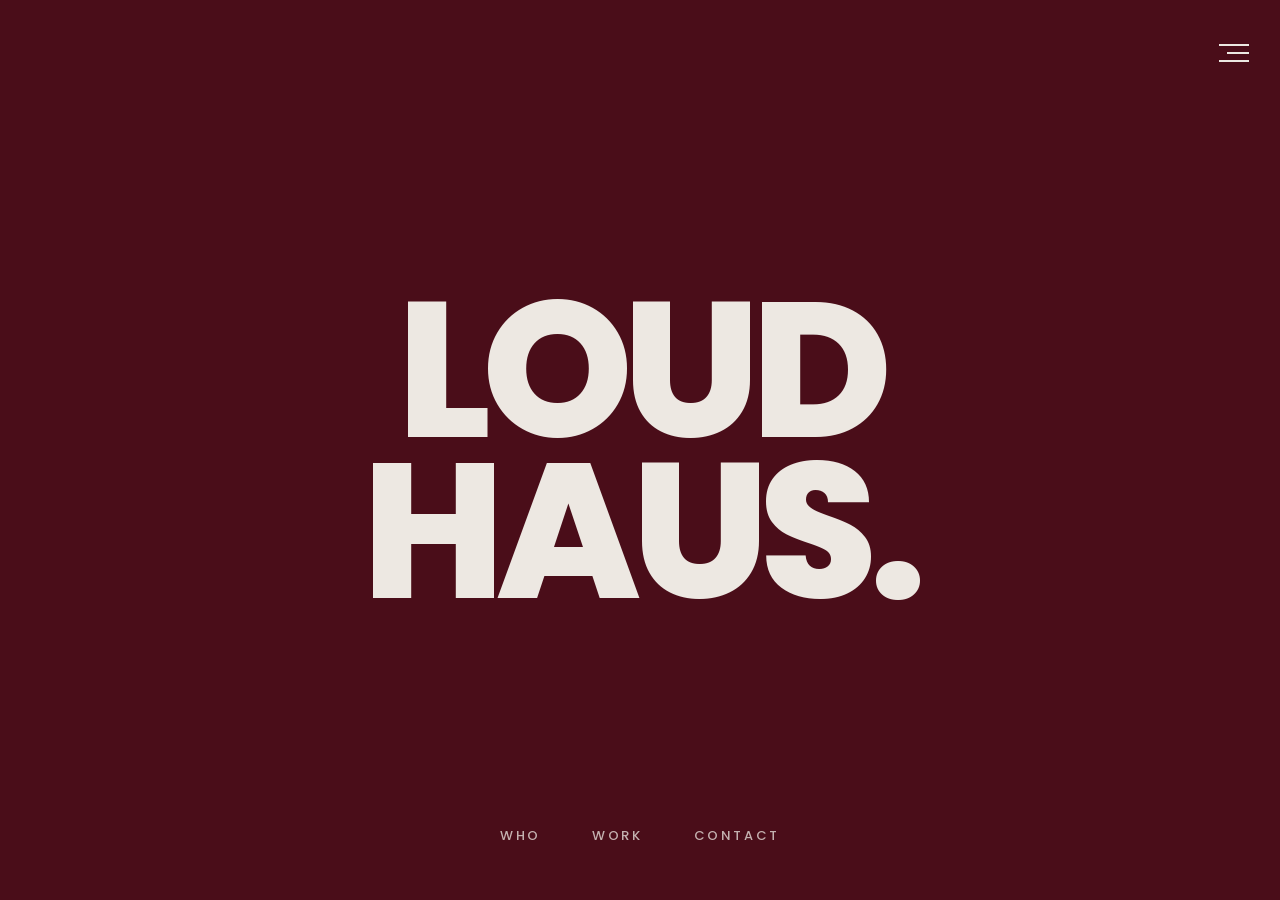
<file: index.html>
<!DOCTYPE html>
<html lang="en-GB">
<head>
<meta charset="utf-8">
<meta name="viewport" content="width=device-width, initial-scale=1">
<title>Loud Haus</title>
<meta name="description" content="Brand partnerships consultancy for fashion, culture and entertainment. London.">
<meta property="og:title" content="Loud Haus">
<meta property="og:description" content="Brand partnerships consultancy for fashion, culture and entertainment.">
<meta property="og:image" content="https://zorian.github.io/loudhaus/img/og.jpg">
<meta property="og:type" content="website">
<meta name="twitter:card" content="summary_large_image">
<meta name="theme-color" content="#4A0D19">
<link rel="preconnect" href="https://fonts.googleapis.com">
<link rel="preconnect" href="https://fonts.gstatic.com" crossorigin>
<link href="https://fonts.googleapis.com/css2?family=Poppins:wght@400;500;800&display=swap" rel="stylesheet">
<link rel="stylesheet" href="site.css">
<link rel="icon" href="data:image/svg+xml,%3Csvg xmlns='http://www.w3.org/2000/svg' viewBox='0 0 100 100'%3E%3Crect width='100' height='100' fill='%234A0D19'/%3E%3Ccircle cx='50' cy='58' r='20' fill='%23EDE8E2'/%3E%3C/svg%3E">
<style>
  html,body{height:100%}
  body{background:var(--ox);color:var(--cream);overflow:hidden}
  .home{
    height:100svh;display:flex;align-items:center;justify-content:center;
    padding:var(--gut);
  }
  .home h1{
    font-weight:800;text-transform:uppercase;text-align:center;
    font-size:clamp(3.4rem,15vw,13rem);line-height:.84;letter-spacing:-.048em;
  }
  .burger{color:var(--cream)}
  .home-nav{
    position:fixed;left:0;right:0;bottom:clamp(22px,4vw,48px);
    display:flex;justify-content:center;flex-wrap:wrap;
    gap:clamp(22px,4vw,58px);
  }
  .home-nav a{
    font-size:clamp(11px,1.05vw,13px);font-weight:500;
    letter-spacing:.2em;text-transform:uppercase;
    padding-bottom:5px;border-bottom:1px solid transparent;
    opacity:.75;transition:opacity .3s ease,border-color .3s ease;
  }
  .home-nav a:hover,.home-nav a:focus-visible{opacity:1;border-bottom-color:var(--cream)}
</style>
</head>
<body>
<div class="home">
  <h1>Loud<br>Haus.</h1>
</div>
<nav class="home-nav">
  <a href="who.html">Who</a>
  <a href="work.html">Work</a>
  <a href="contact.html">Contact</a>
</nav>
<script src="menu.js"></script>
</body>
</html>
</file>
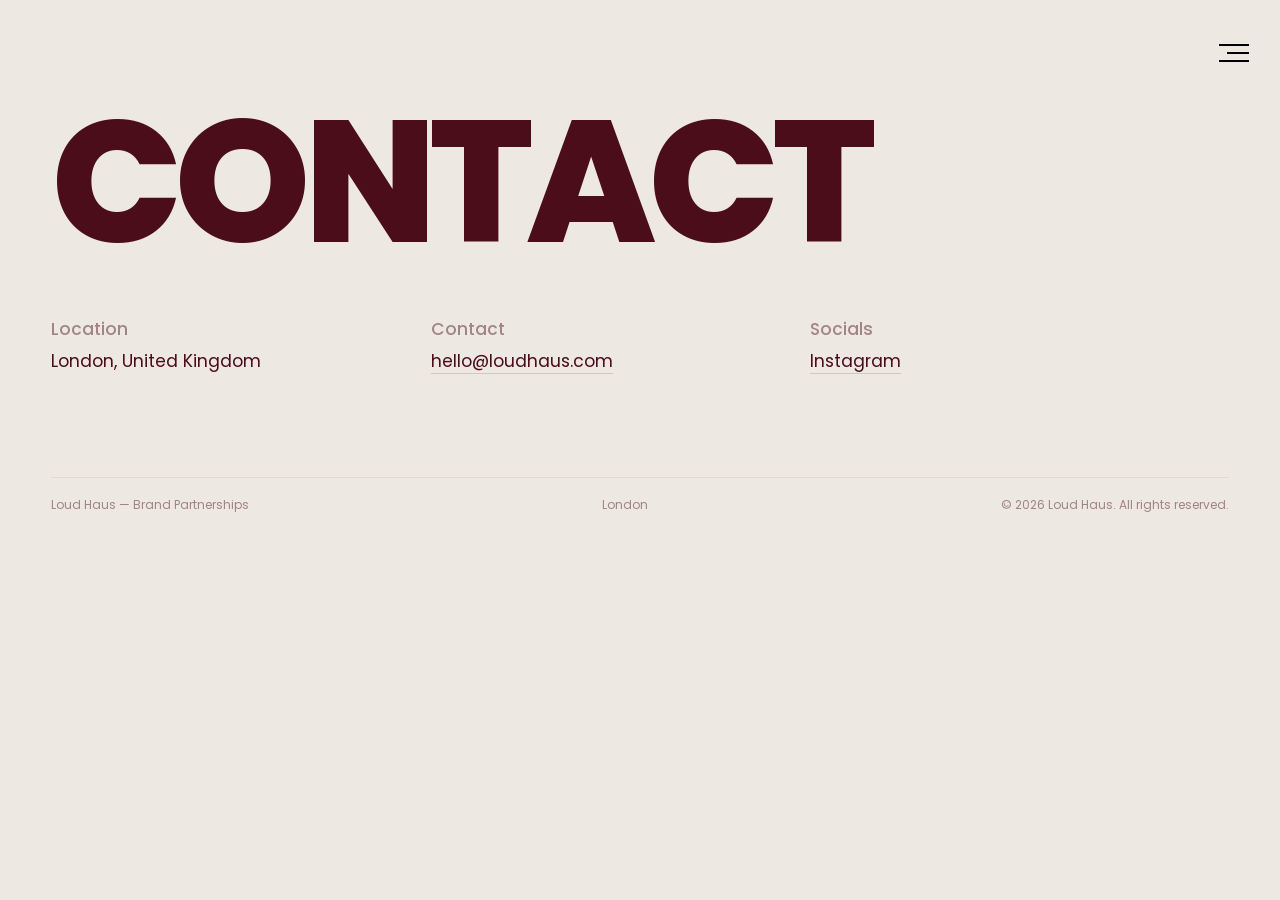
<file: contact.html>
<!DOCTYPE html>
<html lang="en-GB">
<head>
<meta charset="utf-8">
<meta name="viewport" content="width=device-width, initial-scale=1">
<title>Contact — Loud Haus</title>
<meta name="description" content="Get in touch with Loud Haus. London.">
<meta property="og:title" content="Contact — Loud Haus">
<meta property="og:image" content="https://zorian.github.io/loudhaus/img/og.jpg">
<meta name="theme-color" content="#EDE8E2">
<link rel="preconnect" href="https://fonts.googleapis.com">
<link rel="preconnect" href="https://fonts.gstatic.com" crossorigin>
<link href="https://fonts.googleapis.com/css2?family=Poppins:wght@400;500;800&display=swap" rel="stylesheet">
<link rel="stylesheet" href="site.css">
<link rel="icon" href="data:image/svg+xml,%3Csvg xmlns='http://www.w3.org/2000/svg' viewBox='0 0 100 100'%3E%3Crect width='100' height='100' fill='%234A0D19'/%3E%3Ccircle cx='50' cy='58' r='20' fill='%23EDE8E2'/%3E%3C/svg%3E">
</head>
<body>
<main class="page"><div class="wrap">
<h1 class="big" style="margin-top:clamp(28px,5vw,60px)">Contact</h1>

<div class="details">
  <div>
    <h2>Location</h2>
    <p>London, United Kingdom</p>
  </div>
  <div>
    <h2>Contact</h2>
    <p><a href="mailto:hello@loudhaus.com">hello@loudhaus.com</a></p>
  </div>
  <div>
    <h2>Socials</h2>
    <p><a href="https://www.instagram.com/itsloudhaus" target="_blank" rel="noopener">Instagram</a></p>
  </div>
</div>
<footer>
  <span>Loud Haus &mdash; Brand Partnerships</span>
  <span>London</span>
  <span>&copy; 2026 Loud Haus. All rights reserved.</span>
</footer>
</div></main>
<script src="menu.js"></script>
</body>
</html>
</file>
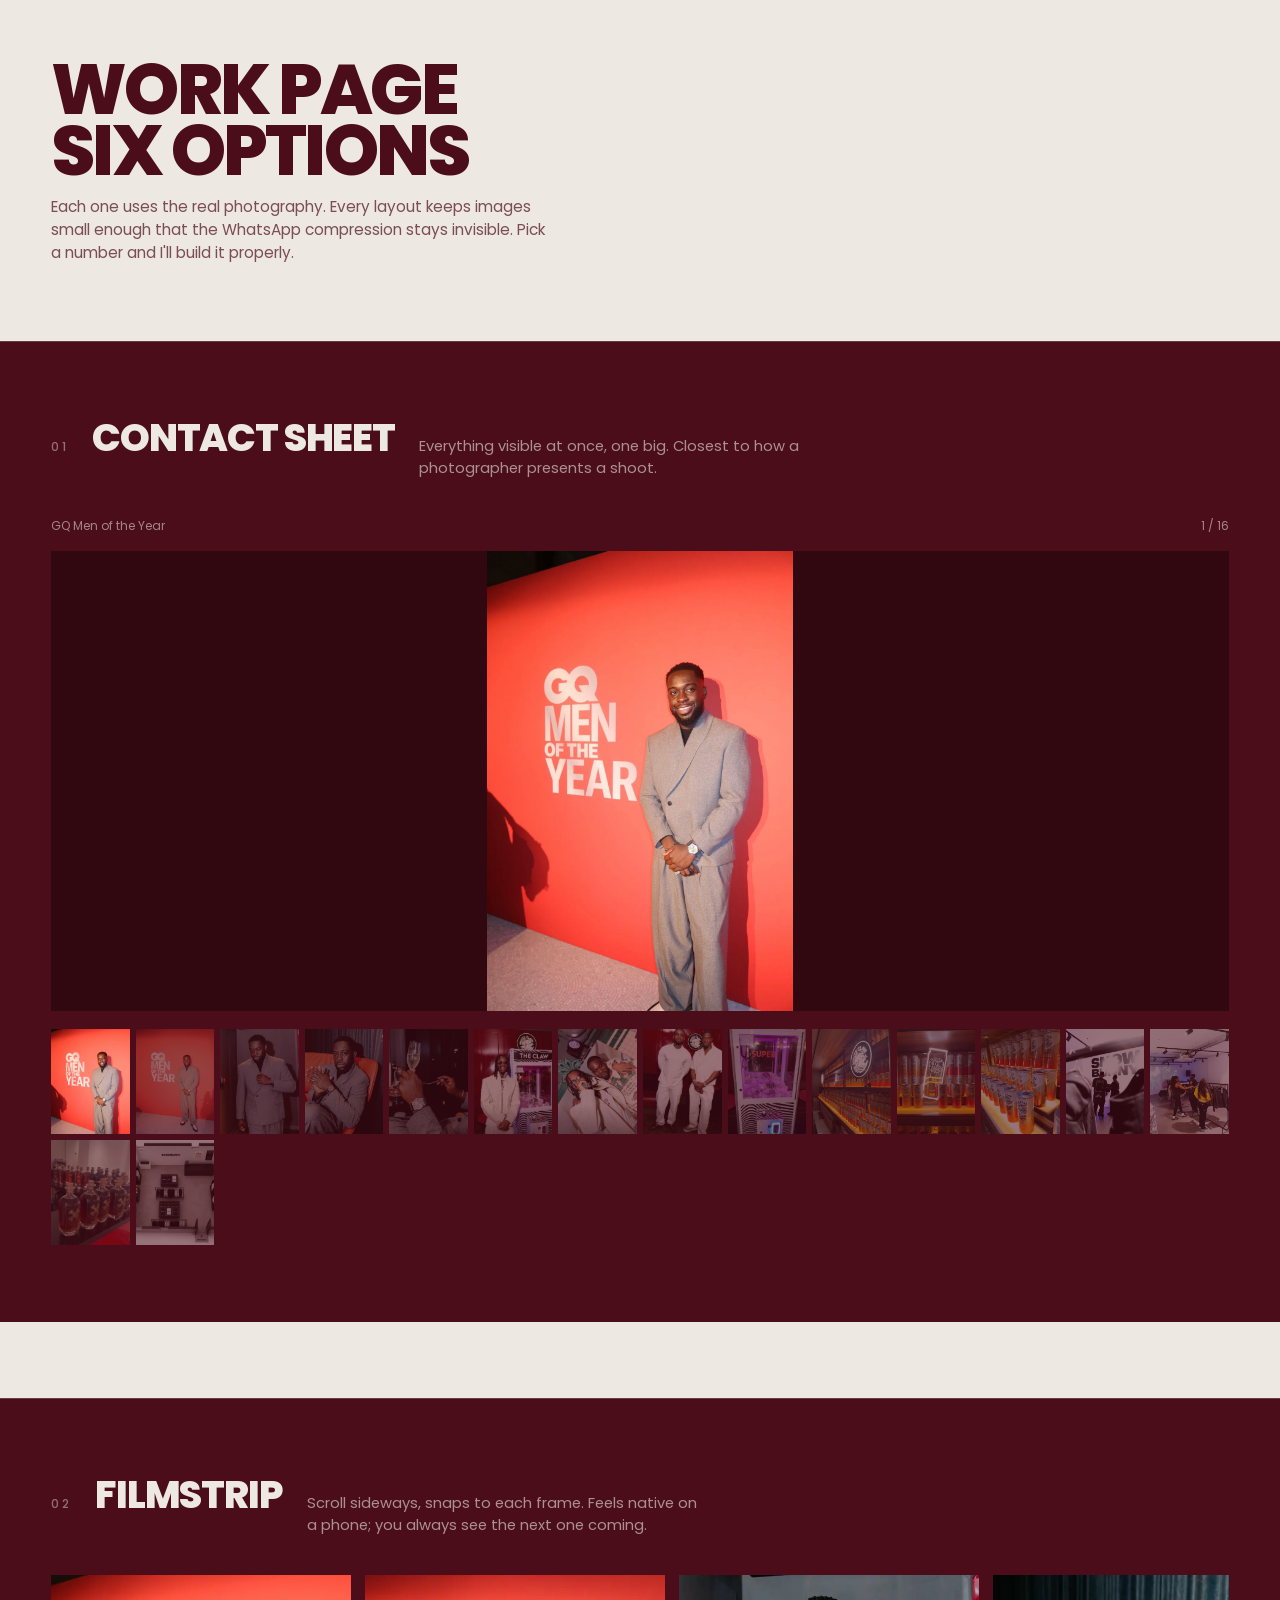
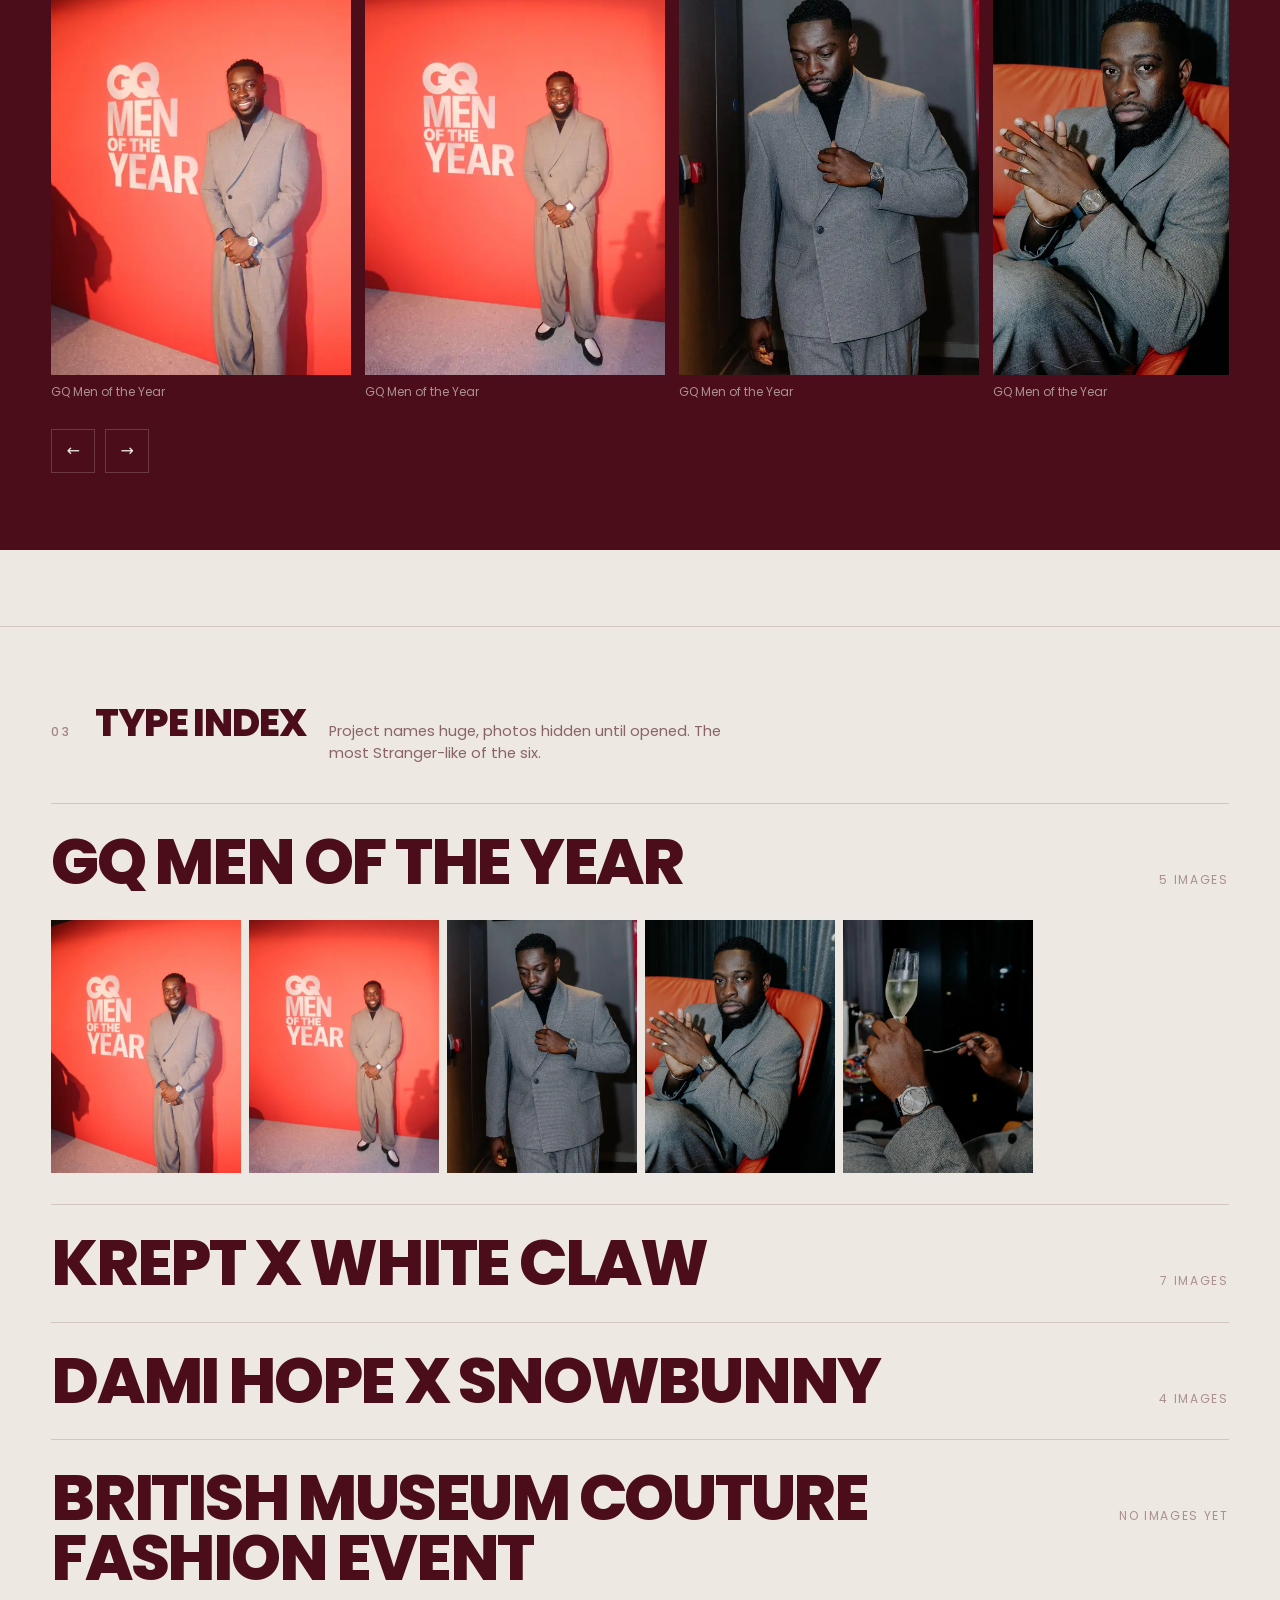
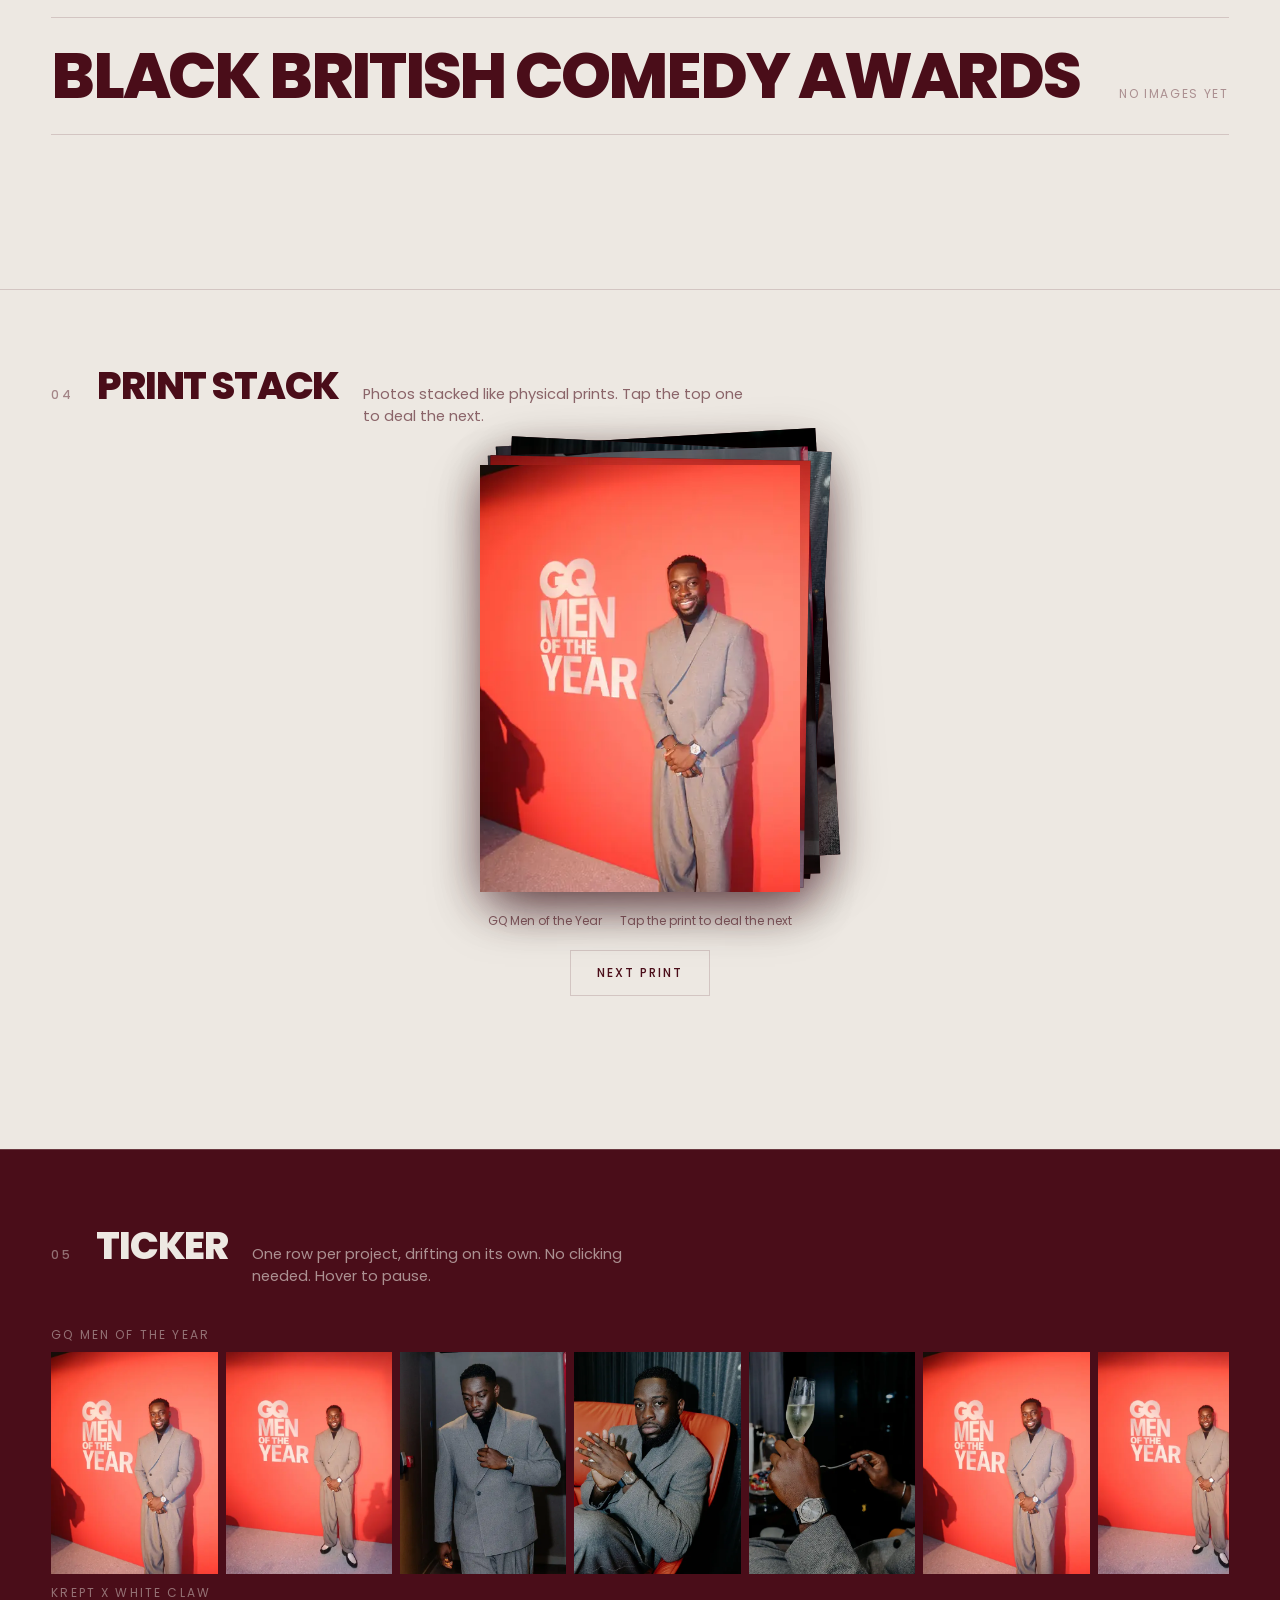
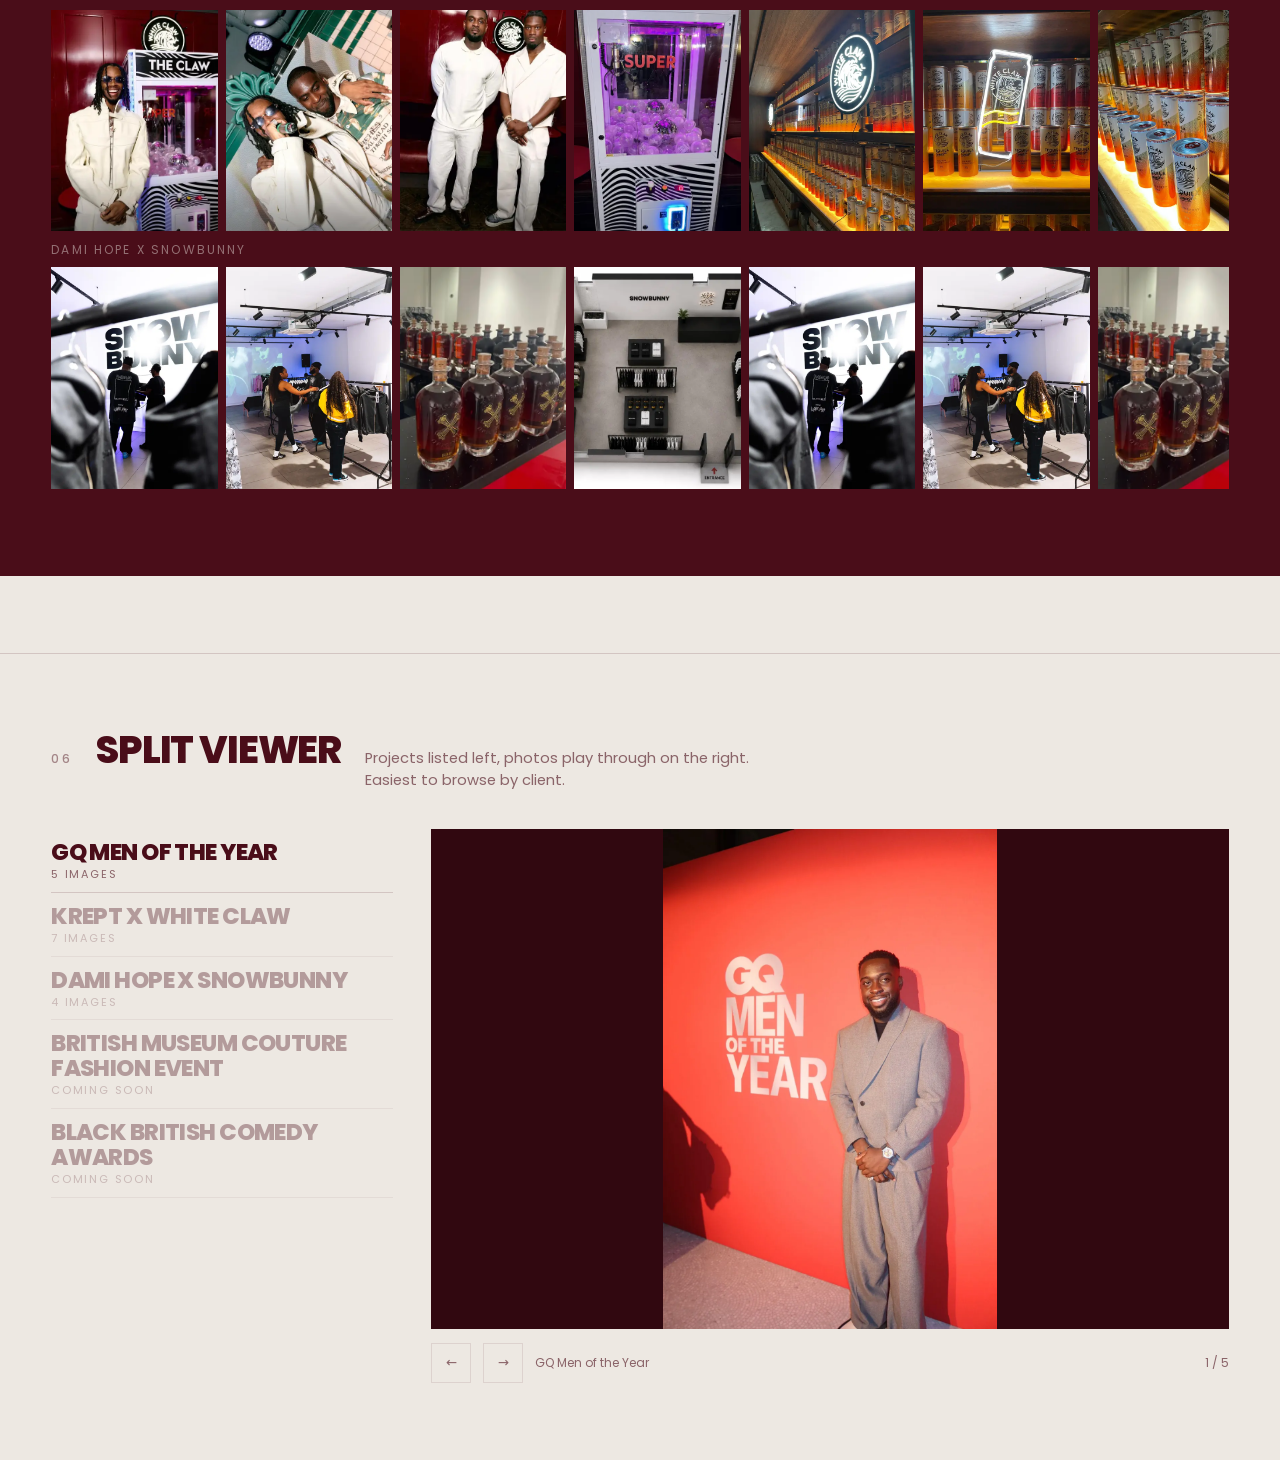
<file: options.html>
<!DOCTYPE html>
<html lang="en-GB">
<head>
<meta charset="utf-8">
<meta name="viewport" content="width=device-width, initial-scale=1">
<title>Work page — six options</title>
<meta name="robots" content="noindex">
<link rel="preconnect" href="https://fonts.googleapis.com">
<link rel="preconnect" href="https://fonts.gstatic.com" crossorigin>
<link href="https://fonts.googleapis.com/css2?family=Poppins:wght@400;500;800&display=swap" rel="stylesheet">
<style>
:root{
  --ox:#4A0D19; --ox-deep:#310810; --cream:#EDE8E2;
  --rule:rgba(74,13,25,.16); --rule-l:rgba(237,232,226,.2);
  --sans:"Poppins",system-ui,sans-serif;
  --gut:clamp(18px,4vw,64px);
}
*{box-sizing:border-box;margin:0;padding:0}
body{font-family:var(--sans);background:var(--cream);color:var(--ox);-webkit-font-smoothing:antialiased}
img{display:block;max-width:100%}
a{color:inherit;text-decoration:none}
button{font-family:inherit}
:focus-visible{outline:2px solid currentColor;outline-offset:3px}

/* chooser chrome */
.head{padding:clamp(24px,5vw,60px) var(--gut) 0}
.head h1{font-weight:800;text-transform:uppercase;font-size:clamp(2rem,6vw,4.4rem);
  line-height:.86;letter-spacing:-.04em}
.head p{margin-top:14px;max-width:56ch;font-size:clamp(.95rem,1.2vw,1.1rem);line-height:1.5;opacity:.7}
.opt{padding:clamp(40px,6vw,90px) var(--gut);border-top:1px solid var(--rule);margin-top:clamp(40px,6vw,80px)}
.opt.dark{background:var(--ox);color:var(--cream);border-top-color:var(--rule-l)}
.opt-head{display:flex;flex-wrap:wrap;gap:10px 24px;align-items:baseline;margin-bottom:clamp(22px,3vw,40px)}
.opt-num{font-size:12px;font-weight:500;letter-spacing:.2em;opacity:.45}
.opt-name{font-weight:800;text-transform:uppercase;font-size:clamp(1.4rem,3vw,2.4rem);
  letter-spacing:-.03em;line-height:1}
.opt-note{font-size:.92rem;line-height:1.5;opacity:.6;max-width:44ch;flex-basis:100%}
.wrap{max-width:1400px;margin:0 auto}

/* ============ 01 CONTACT SHEET ============ */
.cs-stage{display:flex;justify-content:center;background:var(--ox-deep);
  height:min(460px,52vh);align-items:center;margin-bottom:18px}
.cs-stage img{max-height:100%;width:auto;max-width:100%;object-fit:contain}
.cs-thumbs{display:grid;grid-template-columns:repeat(auto-fill,minmax(74px,1fr));gap:6px}
.cs-thumbs button{all:unset;cursor:pointer;display:block;aspect-ratio:3/4;overflow:hidden;
  background:var(--ox-deep);opacity:.42;transition:opacity .25s}
.cs-thumbs button:hover,.cs-thumbs button[aria-current="true"]{opacity:1}
.cs-thumbs img{width:100%;height:100%;object-fit:cover}
.cs-cap{display:flex;justify-content:space-between;font-size:12px;opacity:.55;margin-bottom:16px}

/* ============ 02 FILMSTRIP ============ */
.film{display:flex;gap:14px;overflow-x:auto;scroll-snap-type:x mandatory;
  padding-bottom:14px;scrollbar-width:thin}
.film figure{margin:0;flex:0 0 auto;scroll-snap-align:center;width:min(300px,70vw)}
.film .box{background:var(--ox-deep);aspect-ratio:3/4;overflow:hidden}
.film img{width:100%;height:100%;object-fit:cover}
.film figcaption{font-size:12px;margin-top:8px;opacity:.6}
.film-rail{display:flex;gap:10px;margin-top:14px}
.film-rail button{width:44px;height:44px;background:transparent;border:1px solid var(--rule-l);
  color:inherit;cursor:pointer;font-size:16px}
.film-rail button:hover{background:var(--cream);color:var(--ox)}

/* ============ 03 TYPE INDEX ============ */
.idx{border-top:1px solid var(--rule)}
.idx details{border-bottom:1px solid var(--rule)}
.idx summary{list-style:none;cursor:pointer;padding:clamp(16px,2.2vw,30px) 0;
  display:flex;align-items:baseline;justify-content:space-between;gap:18px;
  font-weight:800;text-transform:uppercase;letter-spacing:-.035em;
  font-size:clamp(1.5rem,5vw,4rem);line-height:.94;
  transition:padding-left .45s cubic-bezier(.16,1,.3,1)}
.idx summary::-webkit-details-marker{display:none}
.idx summary:hover{padding-left:clamp(8px,1.4vw,22px)}
.idx summary .c{font-size:12px;font-weight:400;opacity:.4;letter-spacing:.14em;flex:0 0 auto}
.idx .row{display:flex;gap:8px;overflow-x:auto;padding:0 0 clamp(18px,2.4vw,32px)}
.idx .row img{flex:0 0 auto;width:clamp(120px,15vw,190px);aspect-ratio:3/4;object-fit:cover;background:var(--ox-deep)}

/* ============ 04 PRINT STACK ============ */
.stack-wrap{display:flex;flex-direction:column;align-items:center;gap:20px}
.stack{position:relative;width:min(320px,74vw);aspect-ratio:3/4}
.stack figure{position:absolute;inset:0;margin:0;background:var(--ox-deep);
  box-shadow:0 18px 50px rgba(49,8,16,.28);
  transition:transform .55s cubic-bezier(.16,1,.3,1),opacity .45s}
.stack img{width:100%;height:100%;object-fit:cover}
.stack-meta{display:flex;gap:18px;align-items:baseline;font-size:12px;opacity:.6}
.stack-btn{padding:13px 26px;border:1px solid var(--rule);background:transparent;color:inherit;
  cursor:pointer;font-size:12px;font-weight:500;letter-spacing:.16em;text-transform:uppercase}
.stack-btn:hover{background:var(--ox);color:var(--cream);border-color:var(--ox)}

/* ============ 05 TICKER ============ */
.tick{overflow:hidden;margin-bottom:10px}
.tick-title{font-size:12px;letter-spacing:.18em;text-transform:uppercase;opacity:.45;margin-bottom:8px}
.tick-run{display:flex;gap:8px;width:max-content;animation:run 42s linear infinite}
.tick:nth-of-type(even) .tick-run{animation-direction:reverse}
.tick:hover .tick-run{animation-play-state:paused}
.tick img{width:clamp(110px,13vw,170px);aspect-ratio:3/4;object-fit:cover;background:var(--ox-deep)}
@keyframes run{from{transform:translateX(0)}to{transform:translateX(-50%)}}

/* ============ 06 SPLIT VIEWER ============ */
.sv{display:grid;gap:clamp(22px,3vw,48px);grid-template-columns:1fr}
@media(min-width:900px){.sv{grid-template-columns:minmax(0,.6fr) minmax(0,1.4fr);align-items:start}}
.sv-list{display:flex;flex-direction:column}
.sv-list button{all:unset;cursor:pointer;padding:11px 0;border-bottom:1px solid var(--rule);
  font-weight:800;text-transform:uppercase;letter-spacing:-.025em;
  font-size:clamp(1.05rem,1.8vw,1.7rem);line-height:1.08;opacity:.35;transition:opacity .25s}
.sv-list button:hover,.sv-list button[aria-current="true"]{opacity:1}
.sv-list span{display:block;font-size:11px;font-weight:400;letter-spacing:.16em;opacity:.6;margin-top:4px}
.sv-stage{background:var(--ox-deep);height:min(500px,58vh);display:flex;align-items:center;justify-content:center;position:relative}
.sv-stage img{max-height:100%;max-width:100%;width:auto;object-fit:contain}
.sv-bar{display:flex;align-items:center;gap:12px;margin-top:14px;font-size:12px;opacity:.6}
.sv-bar button{width:40px;height:40px;background:transparent;border:1px solid var(--rule);
  color:inherit;cursor:pointer}
.sv-bar button:hover{background:var(--ox);color:var(--cream)}
.sv-bar .sp{margin-left:auto}

@media(prefers-reduced-motion:reduce){*{animation:none!important;transition:none!important}}
</style>
</head>
<body>

<header class="head">
  <h1>Work page<br>six options</h1>
  <p>Each one uses the real photography. Every layout keeps images small enough that the WhatsApp compression stays invisible. Pick a number and I'll build it properly.</p>
</header>

<!-- 01 -->
<section class="opt dark">
  <div class="wrap">
    <div class="opt-head"><span class="opt-num">01</span><span class="opt-name">Contact sheet</span>
      <span class="opt-note">Everything visible at once, one big. Closest to how a photographer presents a shoot.</span></div>
    <div class="cs-cap"><span id="cs-title"></span><span id="cs-num"></span></div>
    <div class="cs-stage"><img id="cs-main" alt=""></div>
    <div class="cs-thumbs" id="cs-thumbs"></div>
  </div>
</section>

<!-- 02 -->
<section class="opt dark">
  <div class="wrap">
    <div class="opt-head"><span class="opt-num">02</span><span class="opt-name">Filmstrip</span>
      <span class="opt-note">Scroll sideways, snaps to each frame. Feels native on a phone; you always see the next one coming.</span></div>
    <div class="film" id="film"></div>
    <div class="film-rail">
      <button type="button" id="f-prev" aria-label="Scroll left">&#8592;</button>
      <button type="button" id="f-next" aria-label="Scroll right">&#8594;</button>
    </div>
  </div>
</section>

<!-- 03 -->
<section class="opt">
  <div class="wrap">
    <div class="opt-head"><span class="opt-num">03</span><span class="opt-name">Type index</span>
      <span class="opt-note">Project names huge, photos hidden until opened. The most Stranger-like of the six.</span></div>
    <div class="idx" id="idx"></div>
  </div>
</section>

<!-- 04 -->
<section class="opt">
  <div class="wrap">
    <div class="opt-head"><span class="opt-num">04</span><span class="opt-name">Print stack</span>
      <span class="opt-note">Photos stacked like physical prints. Tap the top one to deal the next.</span></div>
    <div class="stack-wrap">
      <div class="stack" id="stack"></div>
      <div class="stack-meta"><span id="st-title"></span><span id="st-num"></span></div>
      <button class="stack-btn" type="button" id="st-next">Next print</button>
    </div>
  </div>
</section>

<!-- 05 -->
<section class="opt dark">
  <div class="wrap">
    <div class="opt-head"><span class="opt-num">05</span><span class="opt-name">Ticker</span>
      <span class="opt-note">One row per project, drifting on its own. No clicking needed. Hover to pause.</span></div>
    <div id="ticks"></div>
  </div>
</section>

<!-- 06 -->
<section class="opt">
  <div class="wrap">
    <div class="opt-head"><span class="opt-num">06</span><span class="opt-name">Split viewer</span>
      <span class="opt-note">Projects listed left, photos play through on the right. Easiest to browse by client.</span></div>
    <div class="sv">
      <div class="sv-list" id="sv-list"></div>
      <div>
        <div class="sv-stage"><img id="sv-img" alt=""></div>
        <div class="sv-bar">
          <button type="button" id="sv-prev" aria-label="Previous">&#8592;</button>
          <button type="button" id="sv-next" aria-label="Next">&#8594;</button>
          <span id="sv-cap"></span><span class="sp" id="sv-num"></span>
        </div>
      </div>
    </div>
  </div>
</section>

<script>
var SHOTS=[
 ['gq-wall','GQ Men of the Year'],['gq-wall-2','GQ Men of the Year'],
 ['gq-arrival','GQ Men of the Year'],['gq-portrait','GQ Men of the Year'],
 ['gq-detail','GQ Men of the Year'],
 ['wc-krept-claw','Krept x White Claw'],['wc-krept-stage','Krept x White Claw'],
 ['wc-guests','Krept x White Claw'],['wc-clawmachine','Krept x White Claw'],
 ['wc-canwall','Krept x White Claw'],['wc-neon','Krept x White Claw'],
 ['wc-cans','Krept x White Claw'],
 ['sb-wall','Dami Hope x Snowbunny'],['sb-floor','Dami Hope x Snowbunny'],
 ['sb-bumbu','Dami Hope x Snowbunny'],['sb-render','Dami Hope x Snowbunny']
];
var PROJECTS=['GQ Men of the Year','Krept x White Claw','Dami Hope x Snowbunny'];
function sm(n){return 'img/'+n+'-sm.webp'} function lg(n){return 'img/'+n+'.webp'}
function by(p){return SHOTS.filter(function(s){return s[1]===p})}

/* ---- 01 contact sheet ---- */
(function(){
  var main=document.getElementById('cs-main'),t=document.getElementById('cs-title'),
      nu=document.getElementById('cs-num'),box=document.getElementById('cs-thumbs'),cur=0;
  SHOTS.forEach(function(s,i){
    var b=document.createElement('button'); b.type='button';
    b.setAttribute('aria-label',s[1]+' image '+(i+1));
    b.innerHTML='<img src="'+sm(s[0])+'" alt="" loading="lazy">';
    b.addEventListener('click',function(){ set(i); });
    box.appendChild(b);
  });
  function set(i){
    if(box.children[cur]) box.children[cur].removeAttribute('aria-current');
    cur=i; box.children[i].setAttribute('aria-current','true');
    main.src=lg(SHOTS[i][0]); main.alt=SHOTS[i][1];
    t.textContent=SHOTS[i][1]; nu.textContent=(i+1)+' / '+SHOTS.length;
  }
  set(0);
})();

/* ---- 02 filmstrip ---- */
(function(){
  var f=document.getElementById('film');
  SHOTS.forEach(function(s){
    var fig=document.createElement('figure');
    fig.innerHTML='<div class="box"><img src="'+sm(s[0])+'" alt="'+s[1]+'" loading="lazy"></div>'+
                  '<figcaption>'+s[1]+'</figcaption>';
    f.appendChild(fig);
  });
  function step(d){ f.scrollBy({left:d*(f.clientWidth*0.8),behavior:'smooth'}); }
  document.getElementById('f-prev').addEventListener('click',function(){step(-1)});
  document.getElementById('f-next').addEventListener('click',function(){step(1)});
})();

/* ---- 03 type index ---- */
(function(){
  var idx=document.getElementById('idx');
  PROJECTS.forEach(function(p,n){
    var set=by(p);
    var d=document.createElement('details'); if(n===0) d.open=true;
    var imgs=set.map(function(s){return '<img src="'+sm(s[0])+'" alt="'+p+'" loading="lazy">'}).join('');
    d.innerHTML='<summary>'+p+'<span class="c">'+set.length+' images</span></summary>'+
                '<div class="row">'+imgs+'</div>';
    idx.appendChild(d);
  });
  ['British Museum Couture Fashion Event','Black British Comedy Awards'].forEach(function(p){
    var d=document.createElement('details');
    d.innerHTML='<summary>'+p+'<span class="c">no images yet</span></summary>';
    idx.appendChild(d);
  });
})();

/* ---- 04 print stack ---- */
(function(){
  var st=document.getElementById('stack'),t=document.getElementById('st-title'),
      nu=document.getElementById('st-num'),order=SHOTS.map(function(_,i){return i});
  SHOTS.forEach(function(s){
    var f=document.createElement('figure');
    f.innerHTML='<img src="'+sm(s[0])+'" alt="'+s[1]+'" loading="lazy">';
    st.appendChild(f);
  });
  function paint(){
    order.forEach(function(idx,pos){
      var f=st.children[idx];
      var vis=pos<5;
      f.style.zIndex=String(50-pos);
      f.style.opacity=vis?'1':'0';
      f.style.transform='translate('+(pos*7)+'px,'+(pos*-7)+'px) rotate('+(pos%2?1.6:-1.4)*pos*0.6+'deg)';
      f.style.pointerEvents=pos===0?'auto':'none';
    });
    t.textContent=SHOTS[order[0]][1];
    nu.textContent=(SHOTS.length-order.length+1)+' of '+SHOTS.length+' — tap to deal';
  }
  function next(){ order.push(order.shift()); paint(); }
  st.addEventListener('click',next);
  document.getElementById('st-next').addEventListener('click',next);
  paint(); nu.textContent='Tap the print to deal the next';
})();

/* ---- 05 ticker ---- */
(function(){
  var box=document.getElementById('ticks');
  PROJECTS.forEach(function(p){
    var set=by(p), imgs=set.concat(set).concat(set)
      .map(function(s){return '<img src="'+sm(s[0])+'" alt="'+p+'" loading="lazy">'}).join('');
    var d=document.createElement('div'); d.className='tick';
    d.innerHTML='<div class="tick-title">'+p+'</div><div class="tick-run">'+imgs+'</div>';
    box.appendChild(d);
  });
})();

/* ---- 06 split viewer ---- */
(function(){
  var list=document.getElementById('sv-list'),img=document.getElementById('sv-img'),
      cap=document.getElementById('sv-cap'),nu=document.getElementById('sv-num'),
      proj=PROJECTS[0], set=by(proj), i=0;
  PROJECTS.forEach(function(p,n){
    var b=document.createElement('button'); b.type='button';
    b.innerHTML=p+'<span>'+by(p).length+' images</span>';
    b.addEventListener('click',function(){ pick(p,n); });
    list.appendChild(b);
  });
  ['British Museum Couture Fashion Event','Black British Comedy Awards'].forEach(function(p){
    var b=document.createElement('button'); b.type='button'; b.disabled=true;
    b.style.cursor='default';
    b.innerHTML=p+'<span>coming soon</span>';
    list.appendChild(b);
  });
  function pick(p,n){
    Array.prototype.forEach.call(list.children,function(c){c.removeAttribute('aria-current')});
    list.children[n].setAttribute('aria-current','true');
    proj=p; set=by(p); i=0; show();
  }
  function show(){
    img.src=lg(set[i][0]); img.alt=proj;
    cap.textContent=proj; nu.textContent=(i+1)+' / '+set.length;
  }
  document.getElementById('sv-prev').addEventListener('click',function(){ i=(i-1+set.length)%set.length; show(); });
  document.getElementById('sv-next').addEventListener('click',function(){ i=(i+1)%set.length; show(); });
  pick(PROJECTS[0],0);
})();
</script>
</body>
</html>
</file>
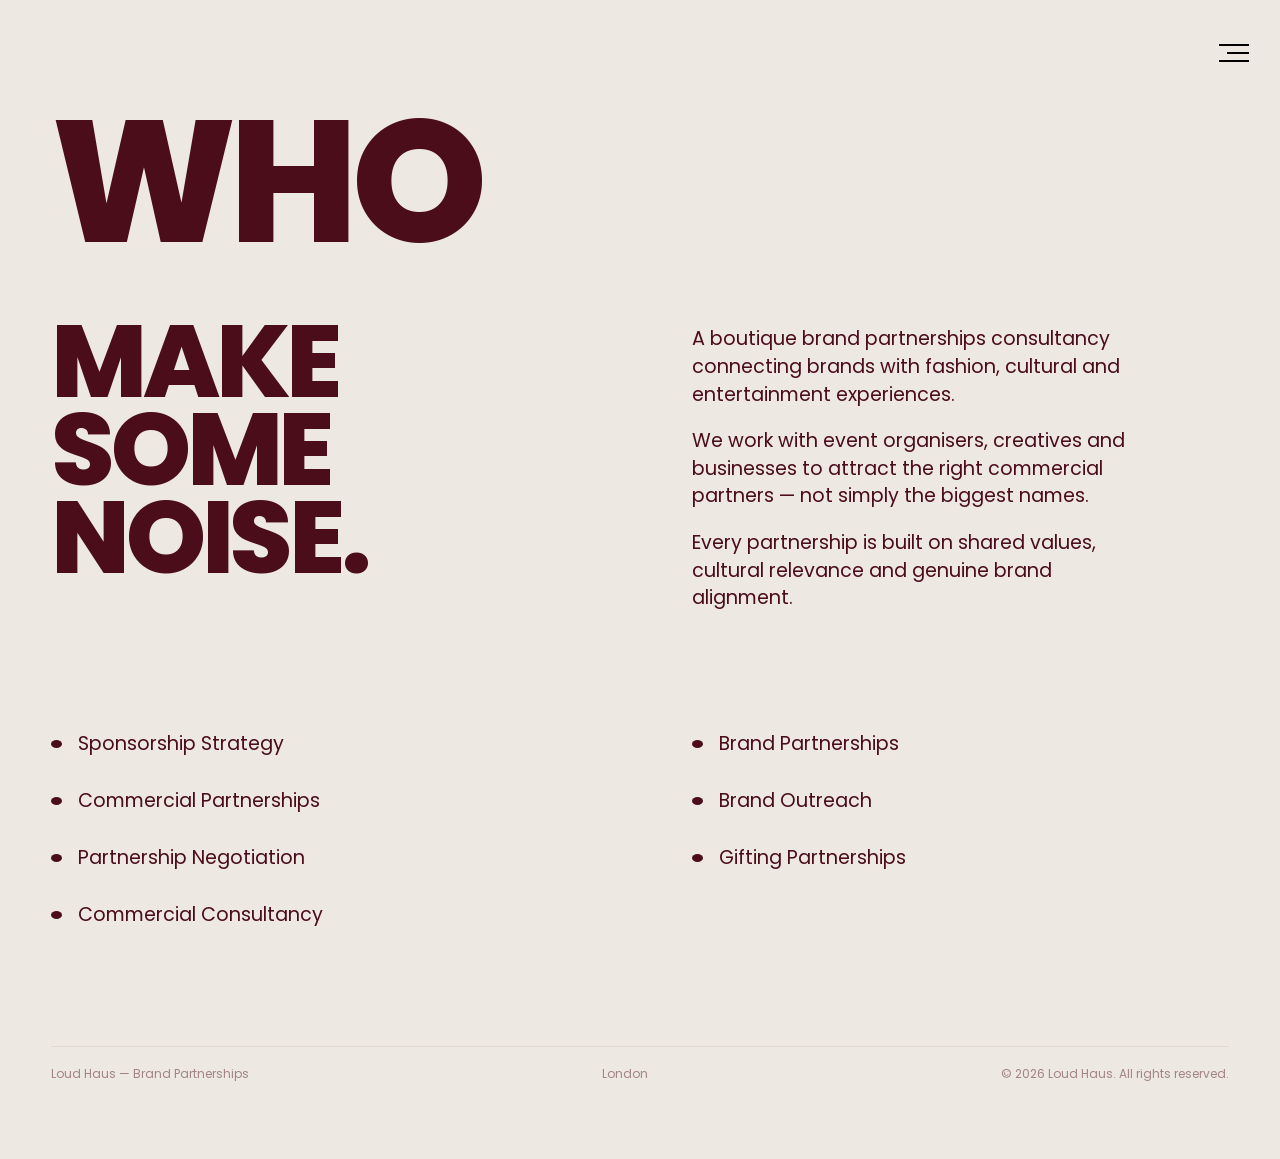
<file: who.html>
<!DOCTYPE html>
<html lang="en-GB">
<head>
<meta charset="utf-8">
<meta name="viewport" content="width=device-width, initial-scale=1">
<title>Who — Loud Haus</title>
<meta name="description" content="Boutique brand partnerships consultancy for fashion, culture and entertainment.">
<meta property="og:title" content="Who — Loud Haus">
<meta property="og:image" content="https://zorian.github.io/loudhaus/img/og.jpg">
<meta name="theme-color" content="#EDE8E2">
<link rel="preconnect" href="https://fonts.googleapis.com">
<link rel="preconnect" href="https://fonts.gstatic.com" crossorigin>
<link href="https://fonts.googleapis.com/css2?family=Poppins:wght@400;500;800&display=swap" rel="stylesheet">
<link rel="stylesheet" href="site.css">
<link rel="icon" href="data:image/svg+xml,%3Csvg xmlns='http://www.w3.org/2000/svg' viewBox='0 0 100 100'%3E%3Crect width='100' height='100' fill='%234A0D19'/%3E%3Ccircle cx='50' cy='58' r='20' fill='%23EDE8E2'/%3E%3C/svg%3E">
</head>
<body>
<main class="page"><div class="wrap">
<h1 class="big" style="margin-top:clamp(28px,5vw,60px)">Who</h1>

<div class="split">
  <p class="statement">Make <br>some <br>noise.</p>
  <div class="lines">
    <p>A boutique brand partnerships consultancy connecting brands with fashion, cultural and entertainment experiences.</p>
    <p>We work with event organisers, creatives and businesses to attract the right commercial partners &mdash; not simply the biggest names.</p>
    <p>Every partnership is built on shared values, cultural relevance and genuine brand alignment.</p>
  </div>
</div>

<ul class="list">
  <li>Sponsorship Strategy</li>
  <li>Brand Partnerships</li>
  <li>Commercial Partnerships</li>
  <li>Brand Outreach</li>
  <li>Partnership Negotiation</li>
  <li>Gifting Partnerships</li>
  <li>Commercial Consultancy</li>
</ul>
<footer>
  <span>Loud Haus &mdash; Brand Partnerships</span>
  <span>London</span>
  <span>&copy; 2026 Loud Haus. All rights reserved.</span>
</footer>
</div></main>
<script src="menu.js"></script>
</body>
</html>
</file>
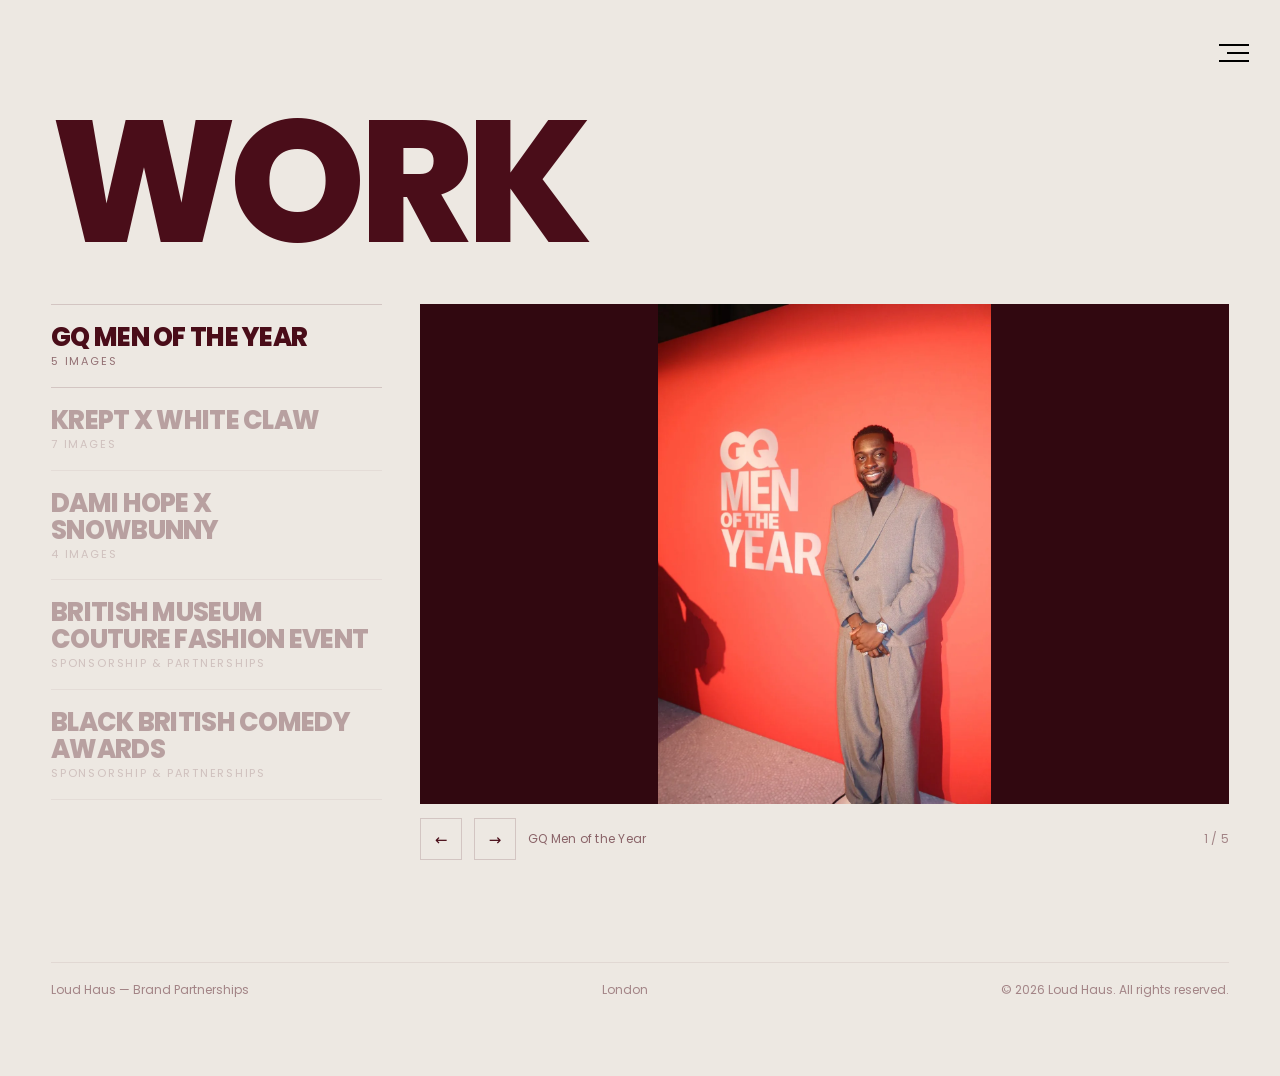
<file: work.html>
<!DOCTYPE html>
<html lang="en-GB">
<head>
<meta charset="utf-8">
<meta name="viewport" content="width=device-width, initial-scale=1">
<title>Work — Loud Haus</title>
<meta name="description" content="Selected brand partnerships across music, retail and entertainment.">
<meta property="og:title" content="Work — Loud Haus">
<meta property="og:image" content="https://zorian.github.io/loudhaus/img/og.jpg">
<meta name="theme-color" content="#EDE8E2">
<link rel="preconnect" href="https://fonts.googleapis.com">
<link rel="preconnect" href="https://fonts.gstatic.com" crossorigin>
<link href="https://fonts.googleapis.com/css2?family=Poppins:wght@400;500;800&display=swap" rel="stylesheet">
<link rel="stylesheet" href="site.css">
<link rel="icon" href="data:image/svg+xml,%3Csvg xmlns='http://www.w3.org/2000/svg' viewBox='0 0 100 100'%3E%3Crect width='100' height='100' fill='%234A0D19'/%3E%3Ccircle cx='50' cy='58' r='20' fill='%23EDE8E2'/%3E%3C/svg%3E">
</head>
<body>
<main class="page"><div class="wrap">
<h1 class="big" style="margin-top:clamp(28px,5vw,60px)">Work</h1>

<div class="sv">
  <div class="sv-list" id="list"></div>
  <div>
    <div class="sv-stage" id="stage"><img id="img" alt=""></div>
    <div class="sv-bar">
      <button type="button" id="prev" aria-label="Previous image">&#8592;</button>
      <button type="button" id="next" aria-label="Next image">&#8594;</button>
      <span class="who" id="who" aria-live="polite"></span>
      <span class="num" id="num"></span>
    </div>
  </div>
</div>

<footer>
  <span>Loud Haus &mdash; Brand Partnerships</span>
  <span>London</span>
  <span>&copy; 2026 Loud Haus. All rights reserved.</span>
</footer>
</div></main>

<script src="menu.js"></script>
<script>
(function(){
  var PROJECTS=[["GQ Men of the Year", ["gq-wall", "gq-wall-2", "gq-arrival", "gq-portrait", "gq-detail"]], ["Krept x White Claw", ["wc-krept-claw", "wc-krept-stage", "wc-guests", "wc-clawmachine", "wc-canwall", "wc-neon", "wc-cans"]], ["Dami Hope x Snowbunny", ["sb-wall", "sb-floor", "sb-bumbu", "sb-render"]], ["British Museum Couture Fashion Event", []], ["Black British Comedy Awards", []]];
  var list=document.getElementById('list'), stage=document.getElementById('stage'),
      img=document.getElementById('img'), who=document.getElementById('who'),
      num=document.getElementById('num'),
      prev=document.getElementById('prev'), next=document.getElementById('next'),
      p=0, i=0, note=null;

  PROJECTS.forEach(function(pr,n){
    var b=document.createElement('button'); b.type='button';
    var count=pr[1].length ? pr[1].length+' image'+(pr[1].length>1?'s':'') : 'Sponsorship &amp; partnerships';
    b.innerHTML=pr[0]+'<span>'+count+'</span>';
    b.addEventListener('click',function(){ pick(n); });
    list.appendChild(b);
  });

  function preload(k){
    var s=PROJECTS[p][1]; if(!s.length) return;
    var q=new Image(); q.src='img/'+s[(k+s.length)%s.length]+'.webp';
  }

  function render(){
    var pr=PROJECTS[p], shots=pr[1];
    if(note){ note.remove(); note=null; }
    if(!shots.length){
      img.style.display='none';
      note=document.createElement('p'); note.className='sv-note'; note.textContent=pr[0];
      stage.appendChild(note);
      who.textContent=pr[0]; num.textContent='';
      prev.disabled=true; next.disabled=true;
      return;
    }
    prev.disabled=false; next.disabled=false;
    img.style.display='';
    stage.classList.add('swap');
    var src='img/'+shots[i]+'.webp';
    var pre=new Image();
    pre.onload=pre.onerror=function(){
      img.src=src; img.alt=pr[0];
      who.textContent=pr[0]; num.textContent=(i+1)+' / '+shots.length;
      stage.classList.remove('swap');
      preload(i+1); preload(i-1);
    };
    pre.src=src;
  }

  function pick(n){
    Array.prototype.forEach.call(list.children,function(c){ c.removeAttribute('aria-current'); });
    list.children[n].setAttribute('aria-current','true');
    p=n; i=0; render();
  }
  function step(d){
    var shots=PROJECTS[p][1]; if(!shots.length) return;
    i=(i+d+shots.length)%shots.length; render();
  }
  prev.addEventListener('click',function(){ step(-1); });
  next.addEventListener('click',function(){ step(1); });

  document.addEventListener('keydown',function(e){
    var ov=document.getElementById('overlay');
    if(ov && !ov.hidden) return;
    if(e.key==='ArrowLeft') step(-1);
    if(e.key==='ArrowRight') step(1);
  });

  var x0=null,y0=null;
  stage.addEventListener('touchstart',function(e){ x0=e.touches[0].clientX; y0=e.touches[0].clientY; },{passive:true});
  stage.addEventListener('touchend',function(e){
    if(x0===null) return;
    var t=e.changedTouches[0], dx=t.clientX-x0, dy=t.clientY-y0; x0=null;
    if(Math.abs(dx)>44 && Math.abs(dx)>Math.abs(dy)) step(dx<0?1:-1);
  },{passive:true});

  pick(0);
})();
</script>
</body>
</html>
</file>
<file: site.css>
:root{
  --ox:#4A0D19;
  --ox-deep:#310810;
  --cream:#EDE8E2;
  --rule:rgba(74,13,25,.16);
  --sans:"Poppins",system-ui,-apple-system,sans-serif;
  --gut:clamp(18px,4vw,64px);
}
*{box-sizing:border-box;margin:0;padding:0}
html{-webkit-text-size-adjust:100%}
body{
  font-family:var(--sans);font-weight:400;
  background:var(--cream);color:var(--ox);
  -webkit-font-smoothing:antialiased;
}
::selection{background:var(--ox);color:var(--cream)}
a{color:inherit;text-decoration:none}
img{display:block;max-width:100%}
:focus-visible{outline:2px solid currentColor;outline-offset:4px}

/* ---------- giant word navigation (the signature) ---------- */
.big{
  font-weight:800;text-transform:uppercase;
  font-size:clamp(3.4rem,13.5vw,11.5rem);
  line-height:.82;letter-spacing:-.045em;
  display:block;
}
.nav-big a{
  display:block;
  transition:opacity .3s ease,transform .5s cubic-bezier(.16,1,.3,1);
}
.nav-big a:hover{opacity:.42}
.nav-big a[aria-current="page"]{opacity:1}
.nav-big a[aria-current="page"]:hover{opacity:1}

.page{padding:clamp(20px,4vw,54px) var(--gut) clamp(40px,6vw,90px)}
.wrap{max-width:1500px;margin:0 auto}

/* ---------- statement + copy: two columns ---------- */
.split{
  display:grid;grid-template-columns:1fr;
  gap:clamp(26px,4vw,64px);
  margin:clamp(28px,5vw,64px) 0 0;
  align-items:start;
}
@media(min-width:900px){.split{grid-template-columns:1.05fr 1fr;gap:clamp(40px,6vw,110px)}}
.statement{
  font-weight:800;text-transform:uppercase;
  font-size:clamp(2.6rem,8vw,7rem);
  line-height:.86;letter-spacing:-.042em;
}
/* on narrow screens run it as one full-width line instead of a stacked block,
   so it fills the column rather than leaving a gap down the right */
@media(max-width:899px){
  .statement{font-size:clamp(1.5rem,9.7vw,5rem);line-height:1}
  .statement br{display:none}
}
.lines{display:flex;flex-direction:column;gap:1.15em;max-width:44ch}
.lines p{font-size:clamp(1.05rem,1.5vw,1.42rem);line-height:1.45;font-weight:400}
@media(min-width:900px){.lines{padding-top:.5em}}

/* ---------- bare list ---------- */
.list{
  margin-top:clamp(44px,8vw,110px);
  display:grid;gap:0 clamp(40px,6vw,110px);
  font-size:clamp(1.05rem,1.5vw,1.42rem);font-weight:400;
}
@media(min-width:900px){.list{grid-template-columns:1.05fr 1fr}}
.list li{
  list-style:none;padding:clamp(9px,1.1vw,15px) 0;
  display:flex;align-items:baseline;gap:16px;
}
.list li::before{
  content:"";flex:0 0 auto;width:11px;height:8px;border-radius:50%;
  background:currentColor;transform:translateY(-2px);
}

/* ---------- work grid ---------- */
.grid{
  margin-top:clamp(26px,4vw,56px);
  display:grid;grid-template-columns:1fr;gap:clamp(28px,3.4vw,54px);
}
@media(min-width:760px){.grid{grid-template-columns:repeat(2,1fr)}}
.tile figure{margin:0;overflow:hidden;background:var(--ox-deep)}
.tile img{width:100%;height:100%;object-fit:cover;transition:transform .8s cubic-bezier(.16,1,.3,1)}
.tile:hover img{transform:scale(1.03)}
.tile.tall figure{aspect-ratio:3/4}
.tile.short figure{aspect-ratio:3/2}
.tile h2{
  font-size:clamp(.95rem,1.15vw,1.1rem);font-weight:500;
  margin-top:12px;letter-spacing:-.005em;
}
.tile button{all:unset;display:block;width:100%;cursor:zoom-in}

.textlist{margin-top:clamp(40px,6vw,90px);border-top:1px solid var(--rule)}
.textlist li{
  list-style:none;padding:clamp(14px,1.8vw,24px) 0;border-bottom:1px solid var(--rule);
  font-size:clamp(1.15rem,2.4vw,2rem);font-weight:800;text-transform:uppercase;letter-spacing:-.03em;
}

/* ---------- contact ---------- */
.details{
  margin-top:clamp(28px,5vw,64px);
  display:grid;gap:clamp(26px,3vw,48px);
  font-size:clamp(1rem,1.35vw,1.28rem);line-height:1.5;
}
@media(min-width:760px){.details{grid-template-columns:repeat(3,minmax(0,1fr));max-width:1100px}}
.details h2{font-size:inherit;font-weight:500;opacity:.45;margin-bottom:6px}
.details a{border-bottom:1px solid var(--rule)}
.details a:hover{border-bottom-color:currentColor}

/* ---------- footer ---------- */
footer{
  margin-top:clamp(48px,8vw,110px);padding-top:18px;
  border-top:1px solid var(--rule);
  font-size:12px;font-weight:400;opacity:.45;
  display:flex;flex-wrap:wrap;gap:6px 28px;justify-content:space-between;
}

/* ---------- lightbox ---------- */
#lb{position:fixed;inset:0;z-index:100;display:none;background:rgba(49,8,16,.97);
  align-items:center;justify-content:center;padding:clamp(12px,4vw,48px)}
#lb.open{display:flex}
#lb .stage{position:relative;display:flex;align-items:center;justify-content:center;
  width:100%;height:100%;touch-action:pan-y;user-select:none;-webkit-user-select:none}
#lb img{max-width:100%;max-height:90vh;object-fit:contain;transition:opacity .18s ease}
#lb.swapping img{opacity:0}
#lb .x{position:absolute;top:clamp(12px,3vw,28px);right:clamp(12px,3vw,28px);
  width:46px;height:46px;border:1px solid rgba(237,232,226,.4);background:transparent;
  color:var(--cream);font-size:20px;cursor:pointer;line-height:1}
#lb .x:hover{background:var(--cream);color:var(--ox)}
#lb .n{position:absolute;top:clamp(14px,3vw,30px);left:clamp(14px,3vw,30px);
  color:var(--cream);font-size:12px;font-weight:500;opacity:.6}
#lb .c{position:absolute;left:0;right:0;bottom:clamp(12px,2.5vw,22px);text-align:center;
  color:var(--cream);font-size:12px;opacity:.6;padding:0 20px}

@media(prefers-reduced-motion:reduce){
  *{animation:none!important;transition:none!important}
}

/* ---------- hamburger + menu overlay ---------- */
.burger{
  position:fixed;top:clamp(16px,2.4vw,32px);right:clamp(16px,2.4vw,32px);z-index:60;
  width:44px;height:44px;background:transparent;border:0;cursor:pointer;
  display:flex;flex-direction:column;justify-content:center;align-items:flex-end;gap:6px;padding:0;
}
.burger span{display:block;height:2px;width:30px;background:currentColor;transition:width .3s ease}
.burger span:nth-child(2){width:22px}
.burger:hover span{width:30px}

.overlay{
  position:fixed;inset:0;z-index:70;background:var(--cream);color:var(--ox);
  padding:clamp(20px,4vw,54px) var(--gut);
  display:flex;flex-direction:column;justify-content:center;
  opacity:0;transition:opacity .3s ease;
}
.overlay.on{opacity:1}
.overlay[hidden]{display:none}
.overlay .close{
  position:absolute;top:clamp(14px,2.4vw,30px);right:clamp(14px,2.4vw,30px);
  width:46px;height:46px;background:transparent;border:0;color:var(--ox);
  font-size:34px;line-height:1;cursor:pointer;font-family:var(--sans);font-weight:400;
}
.overlay .close:hover{opacity:.5}
.menu-nav{display:flex;flex-direction:column}
.menu-nav a{
  font-weight:800;text-transform:uppercase;
  font-size:clamp(3.2rem,13vw,11rem);line-height:.86;letter-spacing:-.045em;
  transition:opacity .25s ease;
}
.menu-nav a:hover{opacity:.4}
.menu-nav a[aria-current="page"]{opacity:.4}
.menu-home{
  position:absolute;left:var(--gut);bottom:clamp(20px,4vw,48px);
  font-size:12px;font-weight:500;letter-spacing:.16em;text-transform:uppercase;opacity:.5;
}
.menu-home:hover{opacity:1}

/* ---------- work: split viewer ---------- */
.sv{
  display:grid;gap:clamp(24px,3vw,56px);grid-template-columns:1fr;
  margin-top:clamp(24px,4vw,52px);
}
@media(min-width:900px){
  .sv{grid-template-columns:minmax(0,.58fr) minmax(0,1.42fr);align-items:start}
}
.sv-list{display:flex;flex-direction:column;border-top:1px solid var(--rule)}
.sv-list button{
  all:unset;cursor:pointer;display:block;
  padding:clamp(12px,1.5vw,20px) 0;border-bottom:1px solid var(--rule);
  font-weight:800;text-transform:uppercase;letter-spacing:-.028em;
  font-size:clamp(1.1rem,2vw,1.85rem);line-height:1.05;
  opacity:.32;transition:opacity .25s ease,padding-left .45s cubic-bezier(.16,1,.3,1);
}
.sv-list button:hover{opacity:.7;padding-left:10px}
.sv-list button[aria-current="true"]{opacity:1}
.sv-list button[aria-current="true"]:hover{padding-left:0}
.sv-list span{
  display:block;font-size:11px;font-weight:400;letter-spacing:.16em;
  text-transform:uppercase;opacity:.55;margin-top:5px;
}
.sv-list button:focus-visible{outline:2px solid currentColor;outline-offset:2px}

.sv-stage{
  background:var(--ox-deep);
  /* capped so the WhatsApp-sourced files are never scaled up */
  height:min(500px,58vh);
  display:flex;align-items:center;justify-content:center;
  position:relative;overflow:hidden;touch-action:pan-y;
}
.sv-stage img{
  max-height:100%;max-width:100%;width:auto;height:auto;object-fit:contain;
  transition:opacity .2s ease;
}
.sv-stage.swap img{opacity:0}
.sv-note{
  color:var(--cream);text-align:center;padding:0 clamp(20px,4vw,50px);
  font-weight:800;text-transform:uppercase;letter-spacing:-.03em;
  font-size:clamp(1.15rem,2.4vw,2.1rem);line-height:1.06;
}
.sv-bar{
  display:flex;align-items:center;gap:12px;margin-top:14px;
  font-size:12px;letter-spacing:.02em;
}
.sv-bar .who{opacity:.6}
.sv-bar .num{margin-left:auto;opacity:.45}
.sv-bar button{
  width:42px;height:42px;background:transparent;border:1px solid var(--rule);
  color:var(--ox);cursor:pointer;font-family:var(--sans);font-size:15px;line-height:1;
  transition:background .25s,color .25s,border-color .25s;
}
.sv-bar button:hover:not(:disabled){background:var(--ox);color:var(--cream);border-color:var(--ox)}
.sv-bar button:disabled{opacity:.28;cursor:default}

/* ---------- hamburger + menu overlay ---------- */
.burger{
  position:fixed;top:clamp(16px,2.4vw,32px);right:clamp(16px,2.4vw,32px);z-index:60;
  width:44px;height:44px;background:transparent;border:0;cursor:pointer;
  display:flex;flex-direction:column;justify-content:center;align-items:flex-end;gap:6px;padding:0;
}
.burger span{display:block;height:2px;width:30px;background:currentColor;transition:width .3s ease}
.burger span:nth-child(2){width:22px}
.burger:hover span{width:30px}

.overlay{
  position:fixed;inset:0;z-index:70;background:var(--cream);color:var(--ox);
  padding:clamp(20px,4vw,54px) var(--gut);
  display:flex;flex-direction:column;justify-content:center;
  opacity:0;transition:opacity .3s ease;
}
.overlay.on{opacity:1}
.overlay[hidden]{display:none}
.overlay .close{
  position:absolute;top:clamp(14px,2.4vw,30px);right:clamp(14px,2.4vw,30px);
  width:46px;height:46px;background:transparent;border:0;color:var(--ox);
  font-size:34px;line-height:1;cursor:pointer;font-family:var(--sans);font-weight:400;
}
.overlay .close:hover{opacity:.5}
.menu-nav{display:flex;flex-direction:column}
.menu-nav a{
  font-weight:800;text-transform:uppercase;
  font-size:clamp(3.2rem,13vw,11rem);line-height:.86;letter-spacing:-.045em;
  transition:opacity .25s ease;
}
.menu-nav a:hover{opacity:.4}
.menu-nav a[aria-current="page"]{opacity:.4}
.menu-home{
  position:absolute;left:var(--gut);bottom:clamp(20px,4vw,48px);
  font-size:12px;font-weight:500;letter-spacing:.16em;text-transform:uppercase;opacity:.5;
}
.menu-home:hover{opacity:1}

/* ---------- single-image gallery ---------- */
.gallery{margin-top:clamp(24px,4vw,52px)}
.viewer{
  display:flex;align-items:center;justify-content:center;
  gap:clamp(12px,3vw,44px);
}
.frame{
  position:relative;display:flex;align-items:center;justify-content:center;
  background:var(--ox-deep);
  /* capped so the WhatsApp-sourced files are never scaled up */
  width:min(640px,86vw);height:min(560px,64vh);
  touch-action:pan-y;
}
.frame img{
  max-width:100%;max-height:100%;width:auto;height:auto;
  object-fit:contain;transition:opacity .2s ease;
}
.frame.swap img{opacity:0}
.arrow{
  flex:0 0 auto;width:52px;height:52px;
  background:transparent;border:1px solid var(--rule);color:var(--ox);
  font-size:19px;line-height:1;cursor:pointer;font-family:var(--sans);
  transition:background .25s,color .25s,border-color .25s;
}
.arrow:hover{background:var(--ox);color:var(--cream);border-color:var(--ox)}
.gal-meta{
  display:flex;flex-wrap:wrap;align-items:baseline;gap:8px 18px;
  margin-top:clamp(16px,2vw,24px);
  width:min(640px,86vw);margin-left:auto;margin-right:auto;
}
.gal-meta h2{font-size:clamp(1rem,1.3vw,1.2rem);font-weight:500;letter-spacing:-.005em}
.gal-meta .num{font-size:12px;font-weight:400;opacity:.45;margin-left:auto}
@media(max-width:700px){
  .viewer{flex-direction:column;gap:16px}
  .gallery .arrows-m{display:flex;gap:12px;justify-content:center}
  .viewer>.arrow{display:none}
  .gal-meta{width:min(640px,86vw)}
}
@media(min-width:701px){.arrows-m{display:none}}
</file>
